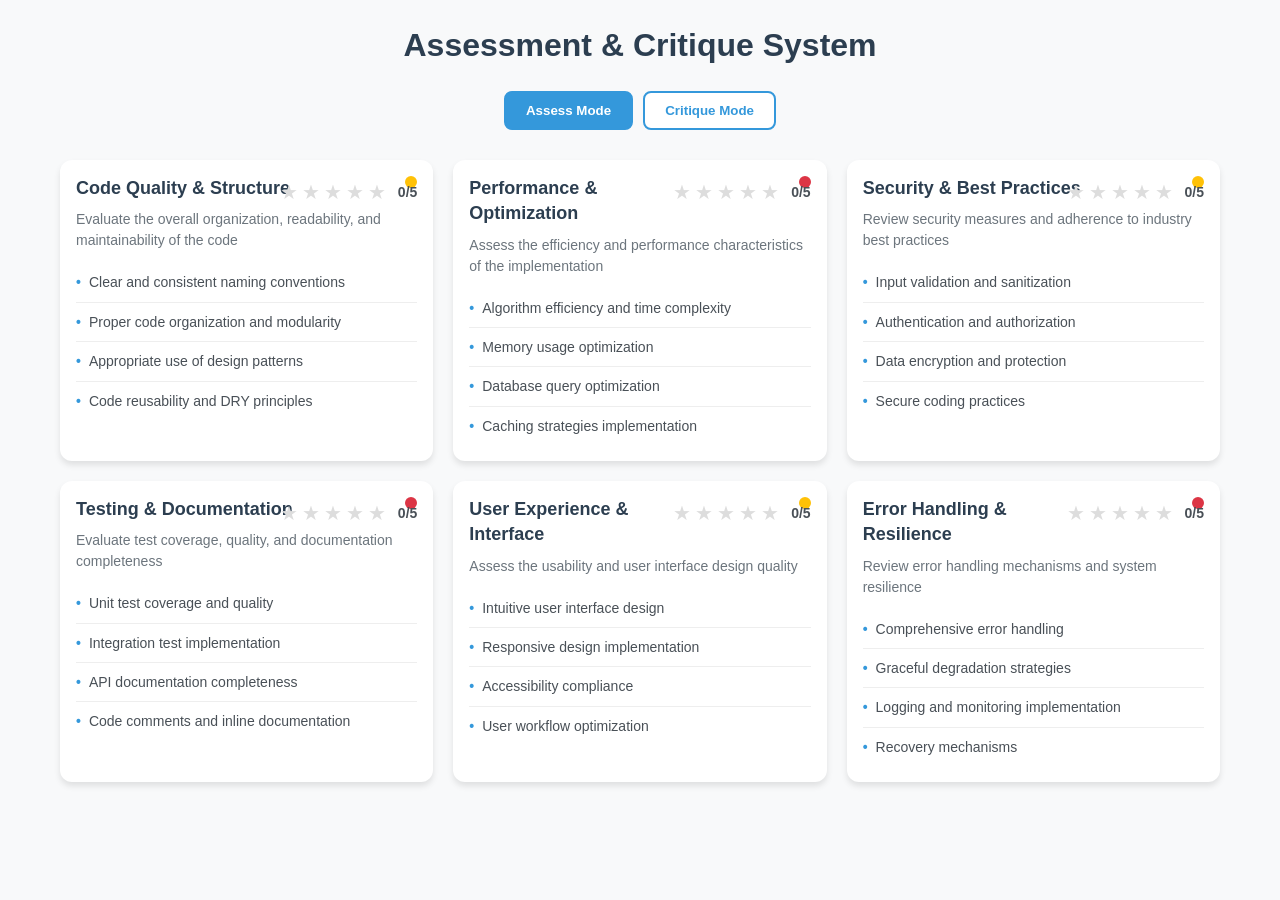
<file: index.html>
<!DOCTYPE html>
<html lang="en">
<head>
    <meta charset="UTF-8">
    <meta name="viewport" content="width=device-width, initial-scale=1.0">
    <title>Assess/Critique Component</title>
    <link rel="stylesheet" href="styles.css">
</head>
<body>
    <div class="app">
        <header>
            <h1>Assessment & Critique System</h1>
            <div class="mode-toggle">
                <button id="assessBtn" class="mode-btn active">Assess Mode</button>
                <button id="critiqueBtn" class="mode-btn">Critique Mode</button>
            </div>
        </header>
        
        <main>
            <div id="critiqueContainer" class="critique-container">
                <!-- CritiqueByCriteria component will be rendered here -->
            </div>
        </main>
    </div>
    
    <script src="script.js"></script>
</body>
</html>
</file>
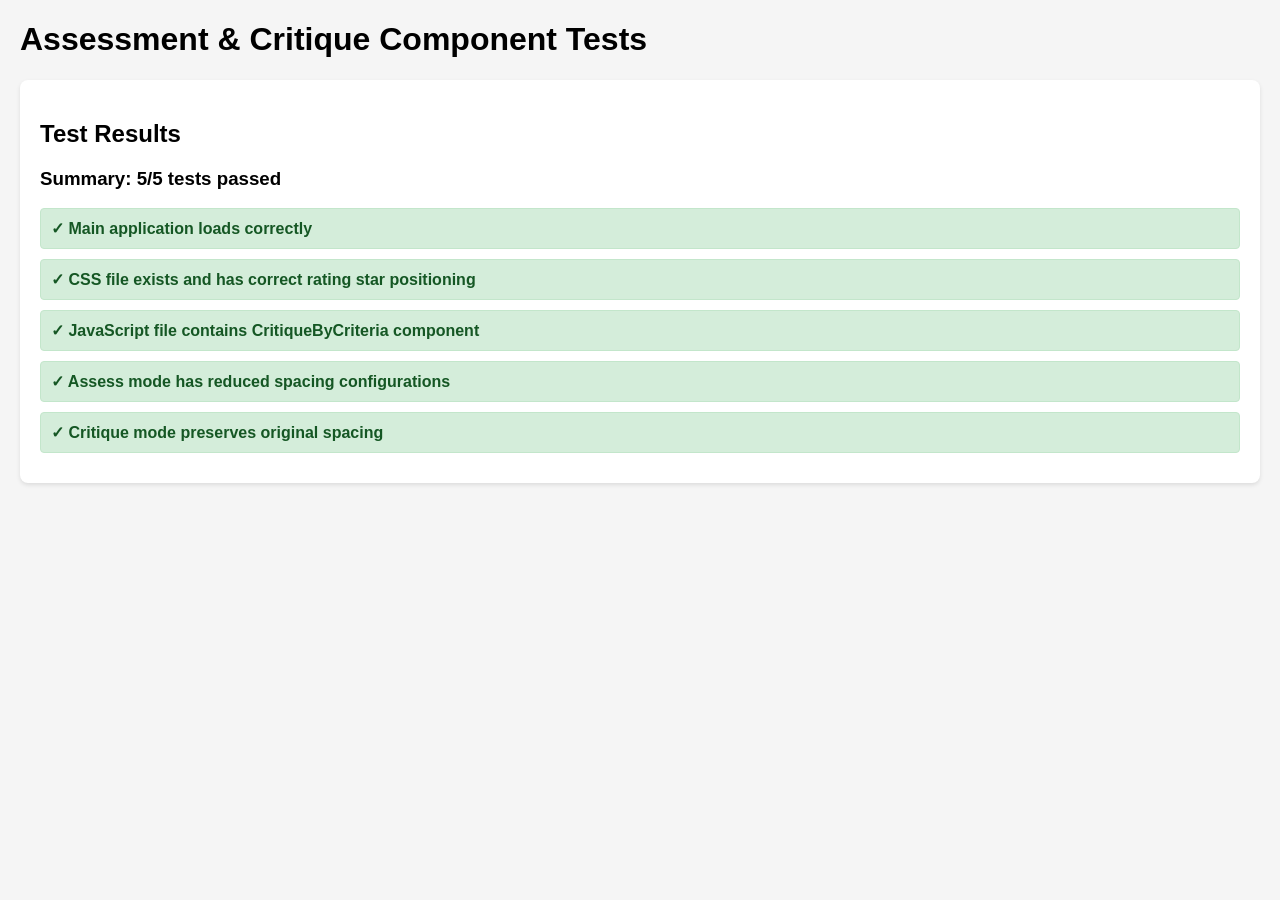
<file: test.html>
<!DOCTYPE html>
<html lang="en">
<head>
    <meta charset="UTF-8">
    <meta name="viewport" content="width=device-width, initial-scale=1.0">
    <title>Component Tests</title>
    <style>
        body {
            font-family: Arial, sans-serif;
            margin: 20px;
            background: #f5f5f5;
        }
        .test-section {
            background: white;
            padding: 20px;
            margin: 20px 0;
            border-radius: 8px;
            box-shadow: 0 2px 4px rgba(0,0,0,0.1);
        }
        .test-result {
            padding: 10px;
            margin: 10px 0;
            border-radius: 4px;
        }
        .test-pass {
            background: #d4edda;
            color: #155724;
            border: 1px solid #c3e6cb;
        }
        .test-fail {
            background: #f8d7da;
            color: #721c24;
            border: 1px solid #f5c6cb;
        }
    </style>
</head>
<body>
    <h1>Assessment & Critique Component Tests</h1>
    
    <div class="test-section">
        <h2>Test Results</h2>
        <div id="test-results"></div>
    </div>

    <script>
        // Simple test framework
        class TestRunner {
            constructor() {
                this.tests = [];
                this.results = [];
            }
            
            test(description, testFn) {
                this.tests.push({ description, testFn });
            }
            
            async run() {
                const resultsContainer = document.getElementById('test-results');
                
                for (const test of this.tests) {
                    try {
                        const result = await test.testFn();
                        this.results.push({
                            description: test.description,
                            passed: result,
                            error: null
                        });
                    } catch (error) {
                        this.results.push({
                            description: test.description,
                            passed: false,
                            error: error.message
                        });
                    }
                }
                
                this.displayResults(resultsContainer);
            }
            
            displayResults(container) {
                container.innerHTML = '';
                
                this.results.forEach(result => {
                    const div = document.createElement('div');
                    div.className = `test-result ${result.passed ? 'test-pass' : 'test-fail'}`;
                    div.innerHTML = `
                        <strong>${result.passed ? '✓' : '✗'} ${result.description}</strong>
                        ${result.error ? `<br>Error: ${result.error}` : ''}
                    `;
                    container.appendChild(div);
                });
                
                const summary = document.createElement('div');
                const passed = this.results.filter(r => r.passed).length;
                const total = this.results.length;
                summary.innerHTML = `<h3>Summary: ${passed}/${total} tests passed</h3>`;
                container.insertBefore(summary, container.firstChild);
            }
        }

        // Test the main application in an iframe
        const testRunner = new TestRunner();

        testRunner.test('Main application loads correctly', () => {
            return new Promise((resolve) => {
                const iframe = document.createElement('iframe');
                iframe.src = './index.html';
                iframe.style.display = 'none';
                iframe.onload = () => {
                    const loaded = iframe.contentDocument.title === 'Assess/Critique Component';
                    document.body.removeChild(iframe);
                    resolve(loaded);
                };
                document.body.appendChild(iframe);
            });
        });

        testRunner.test('CSS file exists and has correct rating star positioning', () => {
            return fetch('./styles.css')
                .then(response => response.text())
                .then(css => {
                    // Check for the fixed rating stars positioning (top: 0 instead of bottom: 0)
                    const hasTopPositioning = css.includes('top: 0');
                    const hasFixedComment = css.includes('FIXED: Stars moved to top right');
                    return hasTopPositioning && hasFixedComment;
                });
        });

        testRunner.test('JavaScript file contains CritiqueByCriteria component', () => {
            return fetch('./script.js')
                .then(response => response.text())
                .then(js => {
                    return js.includes('class CritiqueByCriteria') && 
                           js.includes('createCriteriaCard') &&
                           js.includes('updateRating');
                });
        });

        testRunner.test('Assess mode has reduced spacing configurations', () => {
            return fetch('./styles.css')
                .then(response => response.text())
                .then(css => {
                    // Check for assess mode optimizations
                    const hasAssessMode = css.includes('.assess-mode .criteria-card');
                    const hasReducedHeight = css.includes('min-height: 140px');
                    const hasReducedPadding = css.includes('padding: 16px');
                    return hasAssessMode && hasReducedHeight && hasReducedPadding;
                });
        });

        testRunner.test('Critique mode preserves original spacing', () => {
            return fetch('./styles.css')
                .then(response => response.text())
                .then(css => {
                    // Check for critique mode preservation
                    const hasCritiqueMode = css.includes('.critique-mode .criteria-card');
                    const hasPreservedHeight = css.includes('min-height: 180px');
                    return hasCritiqueMode && hasPreservedHeight;
                });
        });

        // Run tests when page loads
        document.addEventListener('DOMContentLoaded', () => {
            testRunner.run();
        });
    </script>
</body>
</html>
</file>
<file: styles.css>
/* Global Styles */
* {
    margin: 0;
    padding: 0;
    box-sizing: border-box;
}

body {
    font-family: -apple-system, BlinkMacSystemFont, 'Segoe UI', Roboto, Oxygen, Ubuntu, Cantarell, sans-serif;
    background-color: #f8f9fa;
    color: #333;
    line-height: 1.6;
}

.app {
    max-width: 1200px;
    margin: 0 auto;
    padding: 20px;
}

header {
    text-align: center;
    margin-bottom: 30px;
}

h1 {
    color: #2c3e50;
    margin-bottom: 20px;
}

/* Mode Toggle */
.mode-toggle {
    display: flex;
    justify-content: center;
    gap: 10px;
    margin-bottom: 20px;
}

.mode-btn {
    padding: 10px 20px;
    border: 2px solid #3498db;
    background: white;
    color: #3498db;
    border-radius: 8px;
    cursor: pointer;
    font-weight: 600;
    transition: all 0.3s ease;
}

.mode-btn:hover {
    background: #3498db;
    color: white;
}

.mode-btn.active {
    background: #3498db;
    color: white;
}

/* Critique Container */
.critique-container {
    display: grid;
    gap: 20px;
    grid-template-columns: repeat(auto-fit, minmax(300px, 1fr));
}

/* Criteria Card Styles - IMPROVED LAYOUT */
.criteria-card {
    background: white;
    border-radius: 12px;
    box-shadow: 0 4px 6px rgba(0, 0, 0, 0.1);
    padding: 20px;
    transition: all 0.3s ease;
    position: relative;
    /* Reduced vertical space for better layout */
    min-height: 160px;
}

.criteria-card:hover {
    transform: translateY(-2px);
    box-shadow: 0 8px 15px rgba(0, 0, 0, 0.15);
}

.criteria-header {
    position: relative;
    margin-bottom: 16px;
    /* Reduced height for more compact layout */
    min-height: 50px;
}

.criteria-title {
    font-size: 18px;
    font-weight: 600;
    color: #2c3e50;
    margin-bottom: 8px;
    line-height: 1.4;
    /* Reserve space for stars on the right */
    padding-right: 120px;
}

.criteria-description {
    font-size: 14px;
    color: #6c757d;
    line-height: 1.5;
}

/* FIXED: Stars moved to top right for better layout */
.rating-stars {
    position: absolute;
    top: 0;
    right: 0;
    display: flex;
    gap: 4px;
    align-items: center;
}

.star {
    font-size: 20px;
    color: #ddd;
    cursor: pointer;
    transition: all 0.2s ease;
    user-select: none;
}

.star:hover,
.star.active {
    color: #ffc107;
    transform: scale(1.1);
}

.star:hover ~ .star {
    color: #ddd;
}

.rating-value {
    margin-left: 8px;
    font-size: 14px;
    font-weight: 600;
    color: #495057;
}

/* Criteria Content */
.criteria-content {
    margin-top: 12px;
}

.criteria-points {
    list-style: none;
    padding: 0;
}

.criteria-points li {
    padding: 8px 0;
    border-bottom: 1px solid #eee;
    font-size: 14px;
    color: #495057;
}

.criteria-points li:last-child {
    border-bottom: none;
}

.criteria-points li:before {
    content: "•";
    color: #3498db;
    font-weight: bold;
    margin-right: 8px;
}

/* Mode-specific styles - IMPROVED */
.assess-mode .criteria-card {
    /* Optimized for assess mode: compact and efficient */
    min-height: 140px;
    padding: 16px;
}

.assess-mode .criteria-header {
    margin-bottom: 12px;
    min-height: 40px;
}

.assess-mode .criteria-content {
    margin-top: 8px;
}

.critique-mode .criteria-card {
    /* Preserve existing layout for critique mode */
    min-height: 180px;
    padding: 20px;
}

.critique-mode .criteria-header {
    margin-bottom: 16px;
    min-height: 50px;
}

.critique-mode .criteria-content {
    margin-top: 12px;
}

/* Status indicator */
.status-indicator {
    position: absolute;
    top: 16px;
    right: 16px;
    width: 12px;
    height: 12px;
    border-radius: 50%;
    background: #28a745;
}

.status-indicator.pending {
    background: #ffc107;
}

.status-indicator.incomplete {
    background: #dc3545;
}

/* Responsive Design */
@media (max-width: 768px) {
    .critique-container {
        grid-template-columns: 1fr;
    }
    
    .criteria-card {
        margin-bottom: 20px;
    }
    
    .mode-toggle {
        flex-direction: column;
        align-items: center;
    }
    
    .mode-btn {
        width: 200px;
    }
}
</file>
